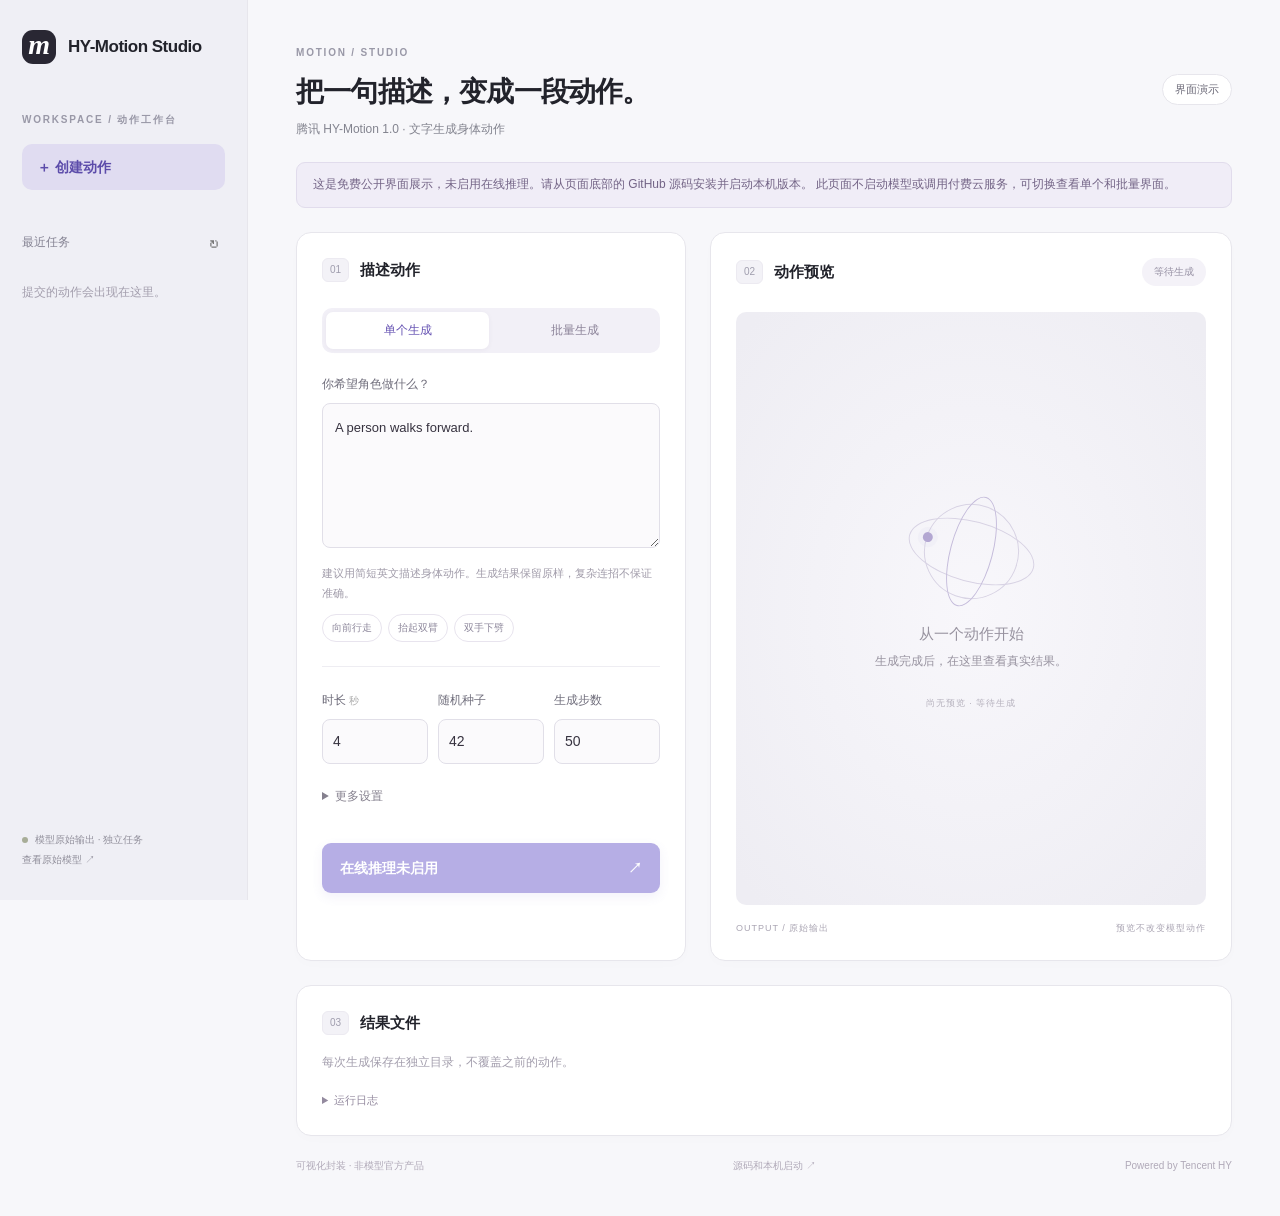
<file: index.html>
<!doctype html>
<html lang="zh-CN"><head><meta charset="utf-8"><meta name="viewport" content="width=device-width,initial-scale=1"><title>Motion Studio</title><link rel="stylesheet" href="static/style.css"></head>
<body>
<aside class="sidebar">
  <a class="brand" href="./"><span class="brand-icon">m</span><span id="brand-name">Motion Studio</span></a>
  <div class="eyebrow">WORKSPACE / 动作工作台</div>
  <button class="nav active" id="new-task">＋ 创建动作</button>
  <div class="history-title">最近任务 <button id="refresh-history" aria-label="刷新任务">↻</button></div>
  <div id="history" class="history"><p class="muted">完成的动作会出现在这里。</p></div>
  <div class="sidebar-bottom"><span class="little-dot"></span><span>模型原始输出 · 独立任务</span><a id="source-link" target="_blank" rel="noreferrer">查看原始模型 ↗</a></div>
</aside>
<main>
  <header><div><span class="eyebrow">MOTION / STUDIO</span><h1 id="headline">准备你的下一段动作</h1><p id="description"></p></div><span id="environment-badge" class="pill">检查环境…</span></header>
  <div id="environment" class="notice" role="status"></div>
  <div class="workspace">
    <section class="card editor"><div class="section-title"><span class="number">01</span><h2 id="input-title">描述动作</h2></div>
      <form id="generate-form">
        <div id="text-input">
          <div class="mode-switch" role="group" aria-label="生成模式"><button type="button" id="mode-single" class="active" aria-pressed="true">单个生成</button><button type="button" id="mode-batch" aria-pressed="false">批量生成</button></div>
          <div id="single-input"><label for="prompt">你希望角色做什么？</label><textarea id="prompt" rows="5" maxlength="3000" placeholder="A person walks forward, then stops and turns to the left.">A person walks forward.</textarea><p class="help">建议用简短英文描述身体动作。生成结果保留原样，复杂连招不保证准确。</p><div class="examples"><button type="button" data-prompt="A person walks forward.">向前行走</button><button type="button" data-prompt="A person slowly raises both arms overhead, then lowers them.">抬起双臂</button><button type="button" data-prompt="A person grips a sword with both hands and performs a downward slash.">双手下劈</button></div></div>
          <div id="batch-input" hidden>
            <label for="batch-prompts">动作描述 <small>一行一个动作</small></label><textarea id="batch-prompts" rows="6" maxlength="300000" placeholder="A person walks forward.&#10;A person slowly raises both arms overhead."></textarea>
            <p class="help">空行会忽略。每条描述最多 3000 字符；所有动作使用下方的时长和步数。</p>
            <div class="batch-parameters"><div><label for="batch-repeat">每条份数</label><input id="batch-repeat" type="number" min="1" max="10" step="1" value="1"></div><div><label for="batch-seed-mode">种子方式</label><select id="batch-seed-mode"><option value="increment">依次递增</option><option value="fixed">使用同一种子</option><option value="random">每项随机</option></select></div></div>
            <p id="batch-input-summary" class="help" aria-live="polite">0 条描述 × 1 份 = 0 项，每批最多 100 项。</p>
            <p id="batch-seed-help" class="help">从下方种子开始，按任务顺序逐项加 1。</p>
          </div>
        </div>
        <div id="video-input" hidden><label for="video">上传动作视频</label><div class="dropzone" id="dropzone"><span class="upload-symbol">↑</span><strong>选择视频或拖到这里</strong><span>MP4 / MOV / MKV / AVI / WebM · 最大 256 MB</span><input type="file" id="video" accept="video/mp4,video/quicktime,video/x-matroska,video/x-msvideo,video/webm" aria-label="选择动作视频"></div><p id="video-name" class="help">建议单人、全身可见、固定镜头的短片。</p><video id="input-video" controls playsinline hidden></video></div>
        <div class="divider"></div>
        <div class="parameters" id="hy-params"><div><label for="seconds">时长 <small>秒</small></label><input id="seconds" type="number" value="4" min="0.5" max="12" step="0.5"></div><div><label for="seed">随机种子</label><input id="seed" type="number" value="42" min="0" max="4294967295" step="1"></div><div><label for="steps">生成步数</label><input id="steps" type="number" value="50" min="1" max="200" step="1"></div></div>
        <div class="parameters gem-params" id="gem-params" hidden><div><label for="start-frame">起始帧</label><input id="start-frame" type="number" value="0" min="0" max="100000" step="1"></div><div><label for="max-frames">处理帧数</label><input id="max-frames" type="number" value="120" min="1" max="900" step="1"></div></div>
        <details class="settings" id="advanced-settings"><summary>更多设置</summary><div id="thread-settings"><label for="threads">CPU 线程数</label><input id="threads" type="number" value="8" min="1" max="64" step="1"><p class="help">线程越多不一定越快。CPU 生成可能需要较长时间。</p></div><div id="gem-options" hidden><label class="check"><input id="image-features" type="checkbox" checked> 使用完整图像特征</label><label class="check"><input id="render-skeleton" type="checkbox" checked> 输出骨骼预览视频</label><p class="help">不含相机 SLAM、武器追踪或游戏角色重定向。输出是 SOMA 骨骼数据。</p></div></details>
        <button class="primary" type="submit" id="generate"><span id="generate-label">生成动作</span><span>↗</span></button><p id="form-message" class="form-message" role="alert"></p>
      </form>
    </section>
    <section class="card preview"><div class="section-title"><span class="number">02</span><h2>动作预览</h2><span id="task-state" class="quiet-pill">等待生成</span></div>
      <div class="viewport" id="viewport"><div id="empty-preview"><div class="empty-orbit"><span></span></div><h3>从一个动作开始</h3><p>生成完成后，在这里查看真实结果。</p><span class="small-label">尚无预览 · 等待生成</span></div><iframe id="original-preview" title="原版动作预览" sandbox="allow-scripts" hidden></iframe><video id="output-video" controls playsinline hidden></video></div>
      <div class="preview-caption"><span>OUTPUT / 原始输出</span><span id="preview-note">预览不改变模型动作</span></div>
      <div id="job-progress" class="job-progress" hidden><div class="progress-heading"><span id="job-label"></span><span id="elapsed"></span></div><div class="progress-track"><div id="progress-bar"></div></div><p id="job-message"></p><button class="secondary danger" id="cancel" hidden>取消当前任务</button></div>
    </section>
  </div>
  <section class="card batch-results" id="batch-panel" aria-labelledby="batch-heading" hidden>
    <div class="section-title"><span class="number">B</span><h2 id="batch-heading">批量任务</h2><span id="batch-state" class="quiet-pill">等待提交</span></div>
    <div class="batch-toolbar"><div class="batch-picker-field"><label for="batch-picker">查看批次</label><select id="batch-picker"><option value="">尚无批量任务</option></select></div><button type="button" class="secondary" id="refresh-batches">刷新批次</button><button type="button" class="secondary danger" id="cancel-batch" hidden>取消未完成项</button><a class="secondary" id="download-batch" hidden>下载已完成项 ZIP ↓</a></div>
    <div id="batch-progress-area" hidden><div class="progress-heading"><span id="batch-progress-label"></span><span id="batch-counts"></span></div><progress id="batch-progress" value="0" max="1" aria-label="批量任务完成进度"></progress></div>
    <p class="help" id="batch-empty">提交后可在这里查看每一项的状态、种子和结果。</p>
    <div class="batch-table-wrap" id="batch-table-wrap" hidden><table class="batch-table"><thead><tr><th scope="col">序号</th><th scope="col">动作描述</th><th scope="col">种子</th><th scope="col">状态</th><th scope="col">操作</th></tr></thead><tbody id="batch-rows"></tbody></table></div>
    <p id="batch-message" class="form-message" role="alert"></p>
  </section>
  <section class="card results"><div class="section-title"><span class="number">03</span><h2>结果文件</h2><a id="download-all" class="secondary" hidden>下载全部 ZIP ↓</a></div><div id="files"><p class="muted">每次生成保存在独立目录，不覆盖之前的动作。</p></div><details id="logs-details"><summary>运行日志</summary><pre id="logs">任务开始后显示模型的实时日志。</pre></details></section>
  <footer><span>可视化封装 · 非模型官方产品</span><a id="repo-link" target="_blank" rel="noreferrer">源码和本机启动 ↗</a><span id="footer-credit"></span></footer>
</main>
<script src="showcase-config.js"></script><script src="static/app.js"></script>
</body></html>
</file>
<file: static/style.css>
*{box-sizing:border-box} :root{--ink:#22232b;--muted:#82838e;--line:#e7e6ec;--purple:#7060d4;--paper:#f7f7fa}body{margin:0;background:var(--paper);color:var(--ink);font:14px/1.6 Inter,"Segoe UI","Microsoft YaHei",sans-serif}button,input,textarea{font:inherit}button,a,input,textarea,summary{outline-offset:4px}button,a{touch-action:manipulation}button{cursor:pointer}a{color:inherit;text-decoration:none}button:disabled{cursor:not-allowed;opacity:.5}[hidden]{display:none!important}.sidebar{position:fixed;inset:0 auto 0 0;width:248px;background:#efeff5;border-right:1px solid var(--line);padding:30px 22px;display:flex;flex-direction:column}.brand{display:flex;align-items:center;gap:12px;font-weight:750;font-size:17px;letter-spacing:-.5px;margin-bottom:48px}.brand-icon{background:#292733;color:white;width:34px;height:34px;border-radius:11px;text-align:center;font:italic 800 28px/30px Georgia}.eyebrow{font-size:10px;letter-spacing:1.8px;font-weight:650;color:#9998a7}.nav{margin:16px 0 35px;border:0;border-radius:10px;padding:12px 15px;text-align:left;font-weight:600}.nav.active{background:#e0dcf1;color:#5c4caa}.history-title{display:flex;justify-content:space-between;align-items:center;font-size:12px;color:#858393}.history-title button{background:none;border:0;color:#777;font-size:20px}.history{overflow:auto;margin-top:12px;flex:1}.history-item{display:block;width:100%;padding:13px 9px;background:none;border:0;border-radius:8px;text-align:left;color:#575562;margin-bottom:4px}.history-item:hover,.history-item.selected{background:#e4e2ed}.history-item strong{display:block;overflow:hidden;text-overflow:ellipsis;white-space:nowrap;font-weight:550;font-size:12px}.history-item small{color:#8b8998;font-size:10px}.sidebar-bottom{font-size:10px;color:#92909c;line-height:2}.sidebar-bottom a{display:block}.little-dot{display:inline-block;background:#a8ad98;width:6px;height:6px;border-radius:50%;margin-right:7px}main{margin-left:248px;padding:40px 48px 20px;max-width:1820px}header{display:flex;justify-content:space-between;align-items:center;gap:20px;margin-bottom:23px}h1{font-size:28px;letter-spacing:-.8px;margin:8px 0 5px;font-weight:650}header p{margin:0;color:var(--muted);font-size:12px}.pill,.quiet-pill{white-space:nowrap;border:1px solid var(--line);border-radius:20px;padding:6px 12px;font-size:11px;background:#fff;color:#6d6b79}.pill.ready{background:#eaf0e8;color:#60715d;border-color:#e0e8dc}.notice{padding:12px 16px;margin-bottom:24px;border:1px solid #e1dcec;background:#f0edf7;border-radius:9px;color:#736486;font-size:12px}.notice.ready{background:#f2f4ef;border-color:#e3e8dc;color:#717968}.workspace{display:grid;grid-template-columns:minmax(280px,390px) minmax(380px,1fr);gap:24px;align-items:stretch}.card{background:#fff;border:1px solid var(--line);border-radius:15px;padding:25px;box-shadow:0 4px 12px #26223803}.section-title{display:flex;gap:11px;align-items:center;margin-bottom:26px}.section-title h2{font-size:15px;font-weight:650;margin:0}.section-title .quiet-pill,.section-title a{margin-left:auto}.number{font-size:10px;color:#a09eae;background:#f3f2f7;border:1px solid #eceaf1;padding:3px 7px;border-radius:6px}label{display:block;color:#6f6d7b;font-size:12px;margin:0 0 9px}label small{color:#aaa;font-size:10px}textarea,input[type=number]{width:100%;border:1px solid #e1dfE8;background:#fbfafc;border-radius:8px;padding:12px;color:#36323f;transition:border-color .2s}textarea{resize:vertical;min-height:145px;line-height:1.8;font-size:13px}textarea:focus,input:focus{border-color:#9d90d9;outline:2px solid #e8e1ff}.help{color:#a09ba9;font-size:11px;line-height:1.8;margin:10px 0}.examples{display:flex;gap:6px;flex-wrap:wrap}.examples button{font-size:10px;color:#8d879b;background:#fff;border:1px solid #e8e4ee;border-radius:20px;padding:5px 9px}.examples button:hover{background:#f3effb}.divider{height:1px;background:#eeedf2;margin:24px 0}.parameters{display:grid;grid-template-columns:repeat(3,minmax(0,1fr));gap:10px}.parameters input{padding:10px}.gem-params{grid-template-columns:1fr 1fr}.settings{margin:23px 0;color:#85808e;font-size:12px}.settings summary{cursor:pointer;margin-bottom:14px}.settings>input{max-width:110px}.check{display:flex;align-items:center;gap:8px}.check input{accent-color:var(--purple)}.primary{width:100%;background:#7060cd;color:white;border:0;border-radius:9px;box-shadow:0 4px 10px #7764d329;padding:14px 18px;text-align:left;font-weight:650;display:flex;justify-content:space-between}.primary:hover{background:#6252ba}.form-message{font-size:12px;color:#b45b62;min-height:18px}.preview{display:flex;flex-direction:column}.viewport{min-height:350px;flex:1;position:relative;overflow:hidden;border-radius:10px;background:radial-gradient(ellipse at center,#f8f7fb 0,#eeedf3 95%);display:flex;justify-content:center;align-items:center}#empty-preview{text-align:center;position:relative;z-index:1;color:#97929f}#empty-preview h3{font-size:15px;font-weight:500;margin:23px 0 6px}#empty-preview p{font-size:12px;margin:0 0 19px}.empty-orbit{height:95px;width:95px;border:1px solid #d8d3e4;border-radius:50%;margin:auto;position:relative;transform:rotate(-25deg)}.empty-orbit:before{content:"";position:absolute;inset:16px -18px;border:1px solid #d8d3e4;border-radius:50%;transform:rotate(40deg)}.empty-orbit:after{content:"";position:absolute;inset:-10px 25px;border:1px solid #c5bcdb;border-radius:50%;transform:rotate(40deg)}.empty-orbit span{position:absolute;top:10px;left:8px;width:10px;height:10px;border-radius:50%;background:#b3a7d2;box-shadow:0 0 0 5px #b3a7d213}.small-label{font-size:9px;letter-spacing:1px;color:#b5b1bd}.preview-caption{display:flex;justify-content:space-between;font-size:9px;letter-spacing:1px;color:#aaa5b3;margin-top:16px}.quiet-pill{border:0;background:#f4f2f8;color:#9791a4;font-size:10px}.results{margin-top:24px}.results .section-title{margin-bottom:18px}.muted{font-size:12px;color:#a39ead}.secondary{border:1px solid #ddd7eb;background:#faf8fd;color:#807294;border-radius:7px;padding:7px 11px;font-size:11px}.danger{color:#a55b67}.job-progress{margin-top:20px}.progress-heading{display:flex;justify-content:space-between;font-size:11px;color:#8b8299}.progress-track{height:3px;background:#f0edf7;overflow:hidden;margin-top:9px;border-radius:4px}.progress-track div{height:100%;width:24%;background:#9a88cd;animation:slide 1.8s ease-in-out infinite}@keyframes slide{from{transform:translateX(-100%)}to{transform:translateX(520%)}}.progress-track.done div{animation:none;width:100%;background:#99ad90}#job-message{font-size:11px;color:#918897;overflow-wrap:anywhere;max-height:50px;overflow:auto}.file-row{display:flex;align-items:center;gap:15px;padding:11px 0;border-top:1px solid #f1eef5}.file-icon{background:#efecf6;color:#9486ac;font-size:9px;font-weight:bold;padding:5px;border-radius:5px;min-width:37px;text-align:center}.file-name{flex:1;font-size:12px;overflow-wrap:anywhere}.file-size{font-size:10px;color:#aba3b4}.file-row a{font-size:12px;color:#847398}.results details{margin-top:20px;font-size:11px;color:#948a9f}.results summary{cursor:pointer}pre{background:#24232c;color:#bcb7ca;padding:17px;border-radius:8px;max-height:260px;overflow:auto;white-space:pre-wrap;font:11px/1.7 Consolas,monospace}footer{display:flex;justify-content:space-between;font-size:10px;color:#b0a9b8;margin:22px 0}.dropzone{border:1px dashed #d6cce8;border-radius:10px;min-height:165px;position:relative;display:flex;flex-direction:column;justify-content:center;align-items:center;gap:8px;background:#fbf9fe}.dropzone strong{font-size:12px;font-weight:500;color:#8a7f99}.dropzone span{font-size:9px;color:#aaa0b5}.dropzone .upload-symbol{font-size:24px}.dropzone input{position:absolute;inset:0;opacity:0;width:100%;cursor:pointer}.dropzone.drag{background:#ece4fc}video{width:100%;max-height:420px;border-radius:8px}#input-video{max-height:180px;margin-top:10px}#skeleton{position:absolute;width:100%;height:100%;touch-action:none;cursor:grab}.playback{display:flex;align-items:center;gap:10px;margin-top:12px;font-size:10px;color:#918497}.playback input{flex:1;min-width:40px;accent-color:#9783c7}.playback button{background:none;border:0;color:#8e789f;font-size:10px}@media(min-width:1550px){main{padding:50px 65px}.workspace{grid-template-columns:420px 1fr}.viewport{min-height:460px}}@media(max-width:1080px){main{padding:28px 24px}.sidebar{width:200px;padding:24px 15px}main{margin-left:200px}.workspace{gap:16px;grid-template-columns:minmax(270px,1fr) minmax(320px,1.2fr)}.card{padding:19px}h1{font-size:22px}}@media(max-width:860px){.sidebar{position:static;width:100%;height:auto;display:block;padding:16px 20px}.brand{margin:0}.sidebar>.eyebrow,.nav,.history-title,.history,.sidebar-bottom{display:none}main{margin:0;padding:24px 16px}.workspace{grid-template-columns:1fr}header{align-items:flex-start}h1{font-size:21px}.preview{min-height:460px}.notice{font-size:11px}footer{gap:10px}.section-title{margin-bottom:18px}}@media(prefers-reduced-motion:reduce){.progress-track div{animation:none;width:100%;opacity:.5}}

#original-preview{position:absolute;inset:0;width:100%;height:100%;border:0;background:white}
/* Batch authoring shares the existing single-task preview and result panel. */
select{font:inherit;width:100%;border:1px solid #e1dfe8;background:#fbfafc;border-radius:8px;padding:11px;color:#36323f;outline-offset:4px;min-width:0}select:focus{border-color:#9d90d9;outline:2px solid #e8e1ff}.mode-switch{display:flex;gap:4px;padding:4px;border-radius:10px;background:#f2f0f7;margin-bottom:22px}.mode-switch button{flex:1;border:0;border-radius:7px;background:transparent;color:#8b8298;padding:9px 10px;font-size:12px}.mode-switch button.active{background:#fff;color:#6653b3;box-shadow:0 1px 5px #3525460d}.batch-parameters{display:grid;grid-template-columns:minmax(85px,1fr) minmax(150px,1.6fr);gap:12px;margin-top:16px}.input-warning{color:#b45b62}.settings #threads{max-width:110px}.batch-results{margin-top:24px}.batch-results .section-title{margin-bottom:18px}.batch-results .form-message:empty{display:none}.batch-toolbar{display:flex;align-items:flex-end;gap:10px;flex-wrap:wrap;margin-bottom:18px}.batch-picker-field{flex:1;min-width:180px;max-width:440px;margin-right:auto}.batch-picker-field label{margin-bottom:6px}.batch-toolbar .secondary{white-space:nowrap;min-height:38px;display:inline-flex;align-items:center}.batch-results .progress-heading{gap:8px;flex-wrap:wrap}.batch-results progress{display:block;width:100%;height:7px;appearance:none;border:0;border-radius:5px;overflow:hidden;background:#f0edf7;margin:10px 0 20px}.batch-results progress::-webkit-progress-bar{background:#f0edf7}.batch-results progress::-webkit-progress-value{background:#9582cd;border-radius:5px}.batch-results progress::-moz-progress-bar{background:#9582cd;border-radius:5px}.batch-table-wrap{overflow-x:auto;border:1px solid #eeebf3;border-radius:9px}.batch-table{border-collapse:collapse;width:100%;min-width:610px;text-align:left;font-size:12px}.batch-table th{font-size:10px;font-weight:600;color:#92899e;background:#faf8fc;white-space:nowrap}.batch-table th,.batch-table td{padding:12px 13px;border-bottom:1px solid #f0edf5;vertical-align:top}.batch-table tr:last-child td{border-bottom:0}.batch-table tr.selected{background:#f8f5fe}.batch-prompt-cell{min-width:180px;max-width:460px;overflow-wrap:anywhere;line-height:1.7}.batch-seed-cell{font:11px/1.8 Consolas,monospace;white-space:nowrap}.batch-actions{white-space:nowrap}.batch-actions .secondary{display:inline-block;font-size:10px;margin-right:5px;padding:5px 8px}.batch-actions .secondary:last-child{margin-right:0}.task-status{display:inline-block;border-radius:14px;padding:3px 8px;font-size:10px;white-space:nowrap;color:#8a8098;background:#efecf6}.status-running{background:#eee8ff;color:#7858b8}.status-complete{background:#eaf2e7;color:#5b7954}.status-failed{background:#fbebed;color:#a65a66}.status-cancelled{background:#f0eef1;color:#99909d}@media(max-width:860px){.batch-results{padding:19px}.batch-toolbar{align-items:stretch}.batch-picker-field{flex-basis:100%;max-width:none}.batch-toolbar .secondary{justify-content:center}.batch-results .progress-heading{display:block}.batch-results .progress-heading span{display:block;margin-top:5px}.batch-table th,.batch-table td{padding:10px}.batch-actions .secondary{min-height:32px}.mode-switch button{min-height:40px}}

.cancel-note{display:block;font-size:10px;color:#9c7780;max-width:130px;min-width:90px;line-height:1.6;margin-top:6px}
</file>
